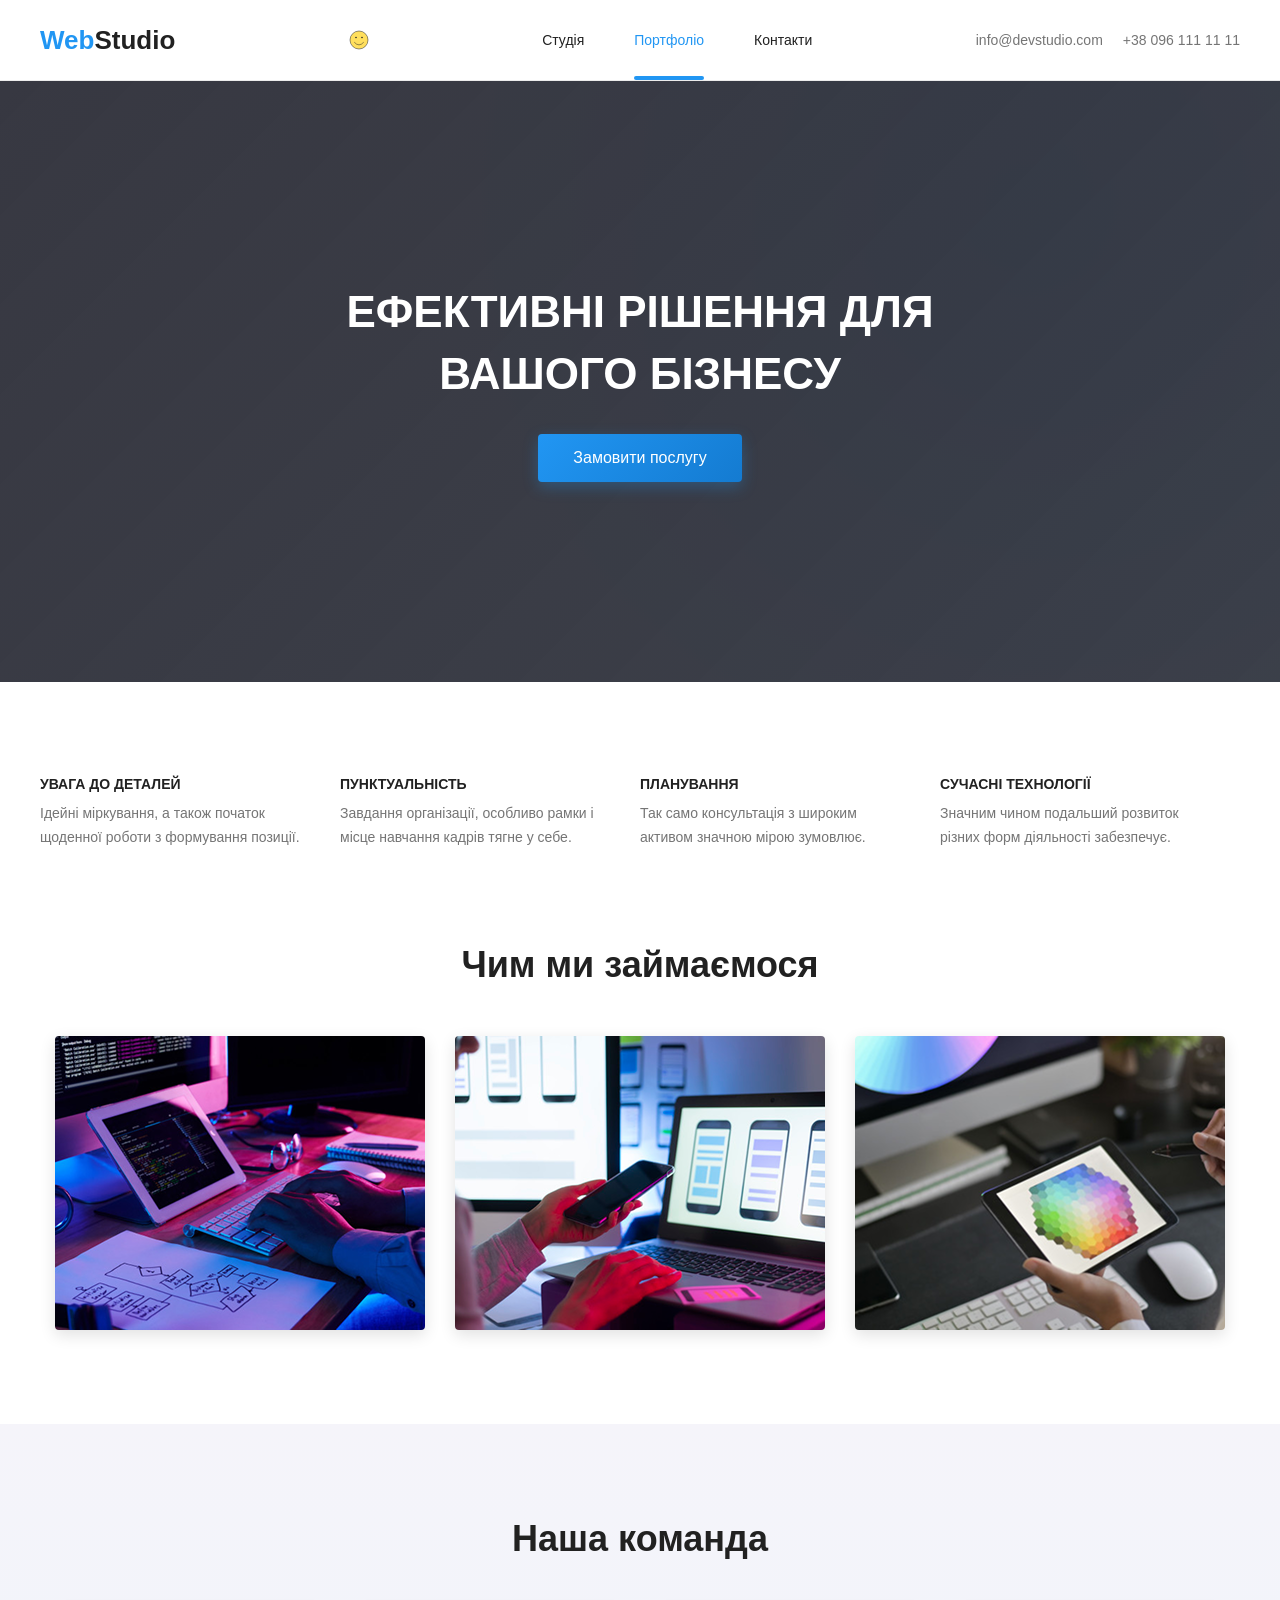
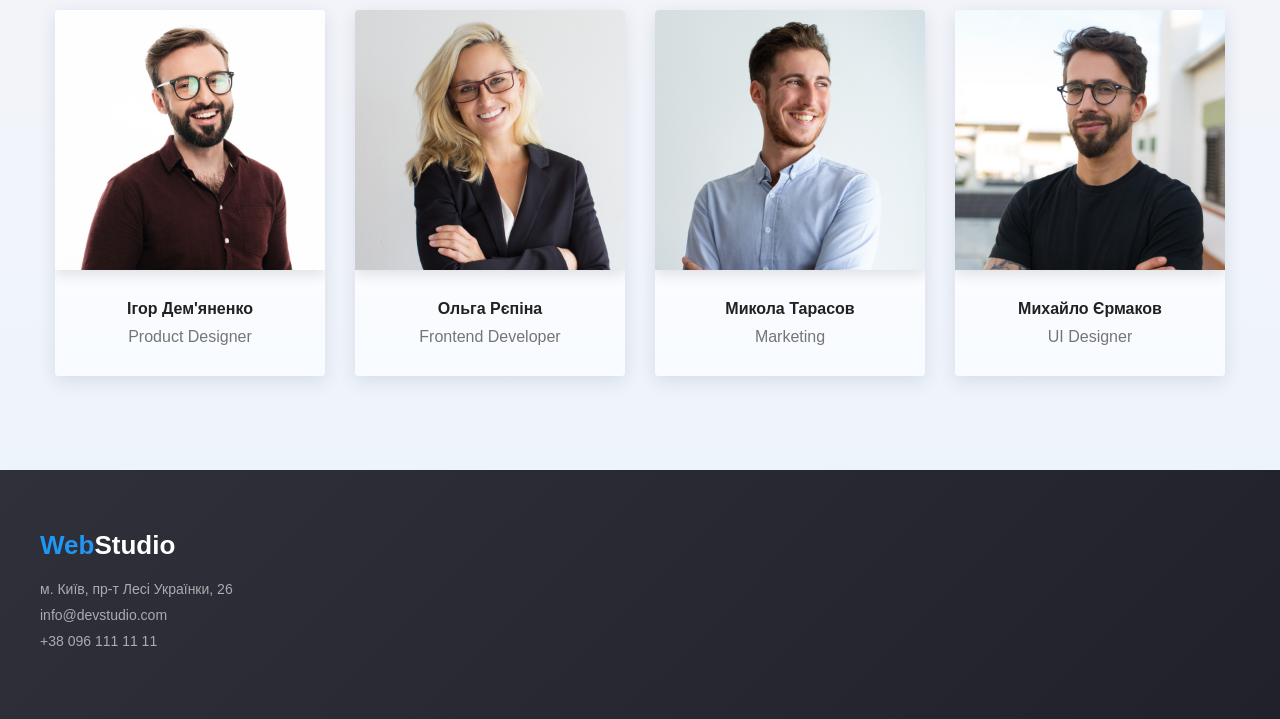
<file: index.html>
<!DOCTYPE html>
<html lang="uk">

<head>
    <meta charset="UTF-8">
    <meta name="viewport" content="width=device-width, initial-scale=1.0">
    <title>WebStudio</title>

    <link rel="preconnect" href="https://fonts.googleapis.com">
    <link rel="preconnect" href="https://fonts.gstatic.com" crossorigin>

    <link
        href="https://fonts.googleapis.com/css2?family=Montserrat:wght@100..900&family=Roboto:wght@100..900&family=Roboto+Slab:wght@100..900&display=swap"
        rel="stylesheet">

    <link rel="stylesheet" href="https://necolas.github.io/normalize.css/8.0.1/normalize.css">
    <link rel="stylesheet" href="style.css">
</head>

<body>

<header>
    <div class="container header">
        <div class="logo">
            Web<span>Studio</span>
        </div>
        <svg class="header-smile" xmlns="http://www.w3.org/2000/svg" viewBox="0 0 400 300" aria-label="Смайлик" role="img">
            <style>
                .face {
                    fill: #ffdf5d;
                    stroke: #222;
                    stroke-width: 5;
                }
                .eyes {
                    fill: #222;
                }
                .mouth {
                    fill: none;
                    stroke: #222;
                    stroke-width: 5;
                    stroke-linecap: round;
                }
            </style>
            <g>
                <circle class="face" cx="200" cy="150" r="90"/>
                <circle class="eyes" cx="170" cy="125" r="8"/>
                <circle class="eyes" cx="230" cy="125" r="8"/>
                <path class="mouth" d="M155 175 Q200 225 245 175"/>
            </g>
        </svg>
        <nav class="desktop-nav">
            <a href="index.html">Студія</a>
            <a href="portfolio.html" class="current">Портфоліо</a>
            <a href="#">Контакти</a>
        </nav>
        <div class="contacts">
            <a href="mailto:info@devstudio.com">info@devstudio.com</a>
            <a href="tel:+380961111111">+38 096 111 11 11</a>
        </div>
        <button class="menu-button" type="button" aria-label="Відкрити меню">
            ☰
        </button>
    </div>
</header>

<div class="mobile-menu">

    <button class="menu-close" type="button" aria-label="Закрити меню">
        ×
    </button>

    <nav class="mobile-nav">
        <a href="index.html" class="current">Студія</a>
        <a href="portfolio.html">Портфоліо</a>
        <a href="#">Контакти</a>
    </nav>

    <div class="mobile-contacts">
        <a href="tel:+380961111111">+38 096 111 11 11</a>
        <a href="mailto:info@devstudio.com">info@devstudio.com</a>
    </div>

</div>

<section class="hero">

    <h1>
        ЕФЕКТИВНІ РІШЕННЯ ДЛЯ ВАШОГО БІЗНЕСУ
    </h1>

    <button>
        Замовити послугу
    </button>

</section>

<section class="features">

    <div class="container features-wrap">

        <div class="feature">
            <h3>УВАГА ДО ДЕТАЛЕЙ</h3>
            <p>
                Ідейні міркування, а також початок щоденної роботи з формування позиції.
            </p>
        </div>

        <div class="feature">
            <h3>ПУНКТУАЛЬНІСТЬ</h3>
            <p>
                Завдання організації, особливо рамки і місце навчання кадрів тягне у себе.
            </p>
        </div>

        <div class="feature">
            <h3>ПЛАНУВАННЯ</h3>
            <p>
                Так само консультація з широким активом значною мірою зумовлює.
            </p>
        </div>

        <div class="feature">
            <h3>СУЧАСНІ ТЕХНОЛОГІЇ</h3>
            <p>
                Значним чином подальший розвиток різних форм діяльності забезпечує.
            </p>
        </div>

    </div>

</section>

<section class="work">

    <div class="container">

        <h2>Чим ми займаємося</h2>

        <div class="work-images">

            <img src="./imgs/img.png" alt="">
            <img src="./imgs/box 2.png" alt="">
            <img src="./imgs/box 3.png" alt="">

        </div>

    </div>

</section>

<section class="team">

    <div class="container">

        <h2>Наша команда</h2>

        <div class="team-wrap">

            <div class="member">
                <img src="./imgs/img.jpg" alt="">
                <h3>Ігор Дем'яненко</h3>
                <p>Product Designer</p>
            </div>

            <div class="member">
                <img src="./imgs/img (1).jpg" alt="">
                <h3>Ольга Рєпіна</h3>
                <p>Frontend Developer</p>
            </div>

            <div class="member">
                <img src="./imgs/img (2).jpg" alt="">
                <h3>Микола Тарасов</h3>
                <p>Marketing</p>
            </div>

            <div class="member">
                <img src="./imgs/img (3).jpg" alt="">
                <h3>Михайло Єрмаков</h3>
                <p>UI Designer</p>
            </div>

        </div>

    </div>

</section>

<footer>

    <div class="container">

        <div class="logo">
            Web<span>Studio</span>
        </div>

        <p>м. Київ, пр-т Лесі Українки, 26</p>
        <p>info@devstudio.com</p>
        <p>+38 096 111 11 11</p>

    </div>

</footer>

<script src="mobile-menu.js">
       
const menuButton = document.querySelector(".menu-button");
const menuClose = document.querySelector(".menu-close");
const mobileMenu = document.querySelector(".mobile-menu");
const mobileLinks = document.querySelectorAll(".mobile-nav a");

function openMenu() {
    mobileMenu.classList.add("is-open");

    menuButton.classList.add("is-active");
    menuButton.setAttribute("aria-expanded", "true");

    mobileMenu.setAttribute("aria-hidden", "false");

    document.body.classList.add("menu-open");
}

function closeMenu() {
    mobileMenu.classList.remove("is-open");

    menuButton.classList.remove("is-active");
    menuButton.setAttribute("aria-expanded", "false");

    mobileMenu.setAttribute("aria-hidden", "true");

    document.body.classList.remove("menu-open");
}

// Открытие бургер-меню
menuButton.addEventListener("click", openMenu);

// Закрытие по крестику
menuClose.addEventListener("click", closeMenu);

// Закрытие при переходе по ссылке
mobileLinks.forEach(link => {
    link.addEventListener("click", closeMenu);
});

// Закрытие по Escape
document.addEventListener("keydown", event => {
    if (event.key === "Escape") {
        closeMenu();
    }
});

// Закрытие при клике вне меню
document.addEventListener("click", event => {
    if (
        mobileMenu.classList.contains("is-open") &&
        !mobileMenu.contains(event.target) &&
        !menuButton.contains(event.target)
    ) {
        closeMenu();
    }
});

// Закрытие меню при переходе на десктопный размер
window.addEventListener("resize", () => {
    if (window.innerWidth >= 768) {
        closeMenu();
    }
});

</script>

</body>
</html>
</file>
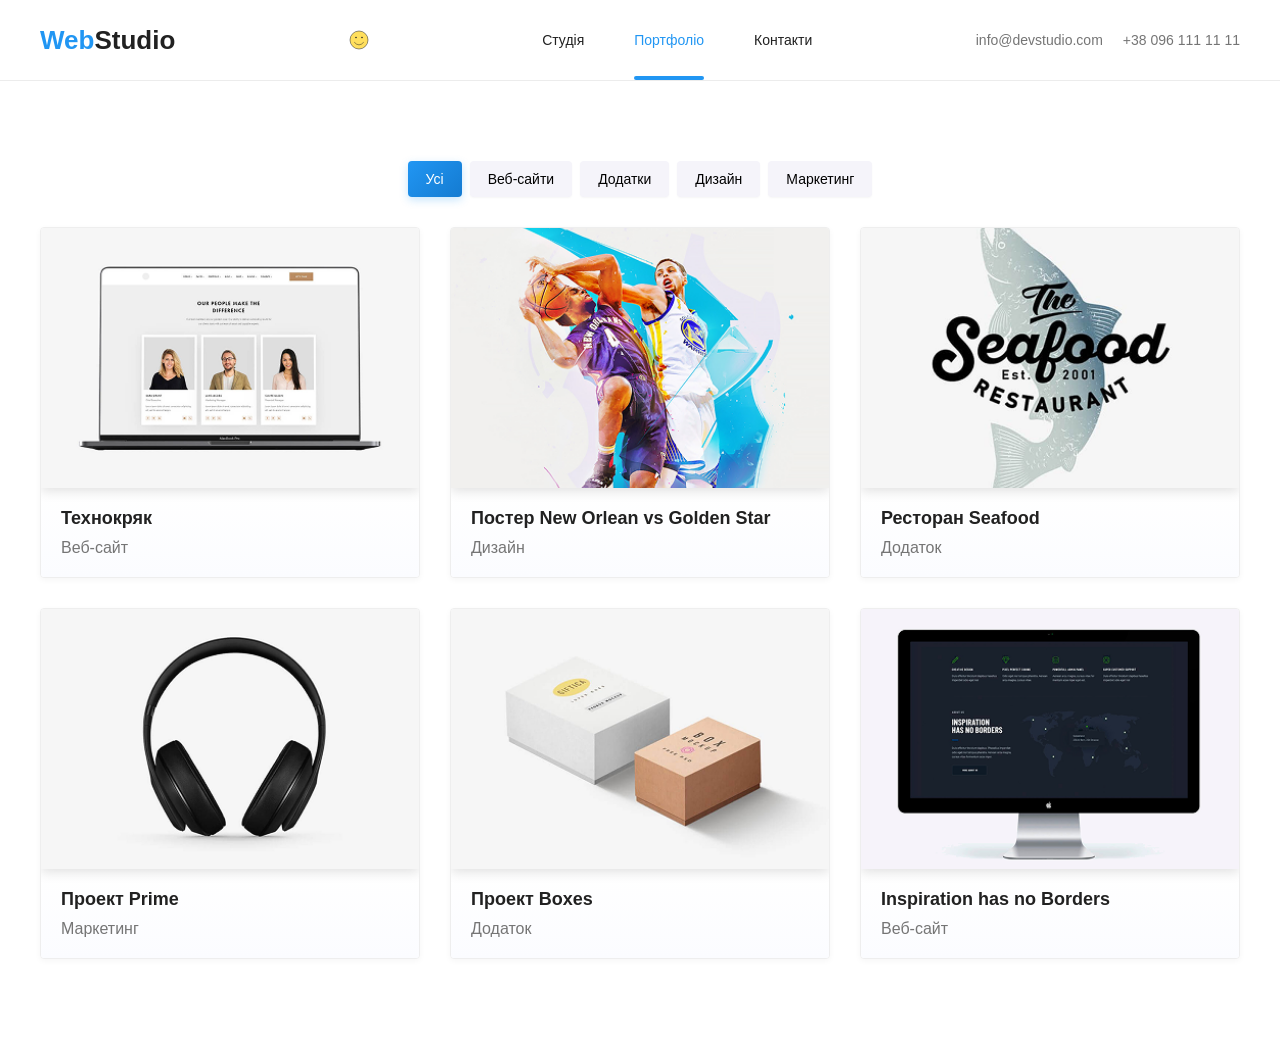
<file: portfolio.html>
<!DOCTYPE html>
<html lang="uk">

<head>
    <meta charset="UTF-8">
    <meta name="viewport" content="width=device-width, initial-scale=1.0">
    <title>WebStudio — Портфоліо</title>

    <link rel="stylesheet" href="style.css">
</head>

<body>

<header>
    <div class="container header">
       <div class="logo">
            Web<span>Studio</span>
        </div>
        <svg class="header-smile" xmlns="http://www.w3.org/2000/svg" viewBox="0 0 400 300" aria-label="Смайлик" role="img">
            <style>
                .face {
                    fill: #ffdf5d;
                    stroke: #222;
                    stroke-width: 5;
                }
                .eyes {
                    fill: #222;
                }
                .mouth {
                    fill: none;
                    stroke: #222;
                    stroke-width: 5;
                    stroke-linecap: round;
                }
            </style>
            <g>
                <circle class="face" cx="200" cy="150" r="90"/>
                <circle class="eyes" cx="170" cy="125" r="8"/>
                <circle class="eyes" cx="230" cy="125" r="8"/>
                <path class="mouth" d="M155 175 Q200 225 245 175"/>
            </g>
        </svg>
        <nav class="desktop-nav">
            <a href="index.html">Студія</a>
            <a href="portfolio.html" class="current">Портфоліо</a>
            <a href="#">Контакти</a>
        </nav>
        <div class="contacts">
            <a href="mailto:info@devstudio.com">info@devstudio.com</a>
            <a href="tel:+380961111111">+38 096 111 11 11</a>
        </div>
        <button class="menu-button" type="button" aria-label="Відкрити меню">
            ☰
        </button>
    </div>
</header>

<div class="mobile-menu">

    <button class="menu-close" type="button" aria-label="Закрити меню">
        ×
    </button>
    <nav class="mobile-nav">
        <a href="index.html">Студія</a>
        <a href="portfolio.html" class="current">Портфоліо</a>
        <a href="#">Контакти</a>
    </nav>
    <div class="mobile-contacts">
        <a href="tel:+380961111111">+38 096 111 11 11</a>
        <a href="mailto:info@devstudio.com">info@devstudio.com</a>
    </div>
</div>
<section class="portfolio">
    <div class="container">
        <div class="filters">
            <button class="active">Усі</button>
            <button>Веб-сайти</button>
            <button>Додатки</button>
            <button>Дизайн</button>
            <button>Маркетинг</button>
        </div>
        <div class="portfolio-container">

            <div class="card">
                <img src="./imgs/computer.png" alt="Технокряк">
                <div class="card-info">
                    <h3>Технокряк</h3>
                    <p>Веб-сайт</p>
                </div>
                <div class="overlay">
                    <p>
                        Ресурс пропонує комплексні пропозиції з різним рівнем функціоналу та сервісів.
                    </p>
                </div>
            </div>
            <div class="card">
                <img src="./imgs/backetbal.png" alt="Постер">
                <div class="card-info">
                    <h3>Постер New Orlean vs Golden Star</h3>
                    <p>Дизайн</p>
                </div>
                <div class="overlay">
                    <p>
                        Ресурс пропонує комплексні пропозиції з різним рівнем функціоналу та сервісів.
                    </p>
                </div>
            </div>
            <div class="card">
                <img src="./imgs/fisch.png" alt="Ресторан">
                <div class="card-info">
                    <h3>Ресторан Seafood</h3>
                    <p>Додаток</p>
                </div>
                <div class="overlay">
                    <p>
                        Ресурс пропонує комплексні пропозиції з різним рівнем функціоналу та сервісів.
                    </p>
                </div>
            </div>
            <div class="card">
                <img src="./imgs/headphones.png" alt="Проект Prime">
                <div class="card-info">
                    <h3>Проект Prime</h3>
                    <p>Маркетинг</p>
                </div>
                <div class="overlay">
                    <p>
                        Ресурс пропонує комплексні пропозиції з різним рівнем функціоналу та сервісів.
                    </p>
                </div>
            </div>
            <div class="card">
                <img src="./imgs/boxes.png" alt="Boxes">
                <div class="card-info">
                    <h3>Проект Boxes</h3>
                    <p>Додаток</p>
                </div>
                <div class="overlay">
                    <p>
                        Ресурс пропонує комплексні пропозиції з різним рівнем функціоналу та сервісів.
                    </p>
                </div>
            </div>
            <div class="card">
                <img src="./imgs/pc.png" alt="Inspiration">
                <div class="card-info">
                    <h3>Inspiration has no Borders</h3>
                    <p>Веб-сайт</p>
                </div>
                <div class="overlay">
                    <p>
                        Ресурс пропонує комплексні пропозиції з різним рівнем функціоналу та сервісів.
                    </p>
                </div>
            </div>
        </div>
    </div>
</section>
<script src="./mobile-menu.js">
      
const menuButton = document.querySelector(".menu-button");
const menuClose = document.querySelector(".menu-close");
const mobileMenu = document.querySelector(".mobile-menu");
const mobileLinks = document.querySelectorAll(".mobile-nav a");

function openMenu() {
    mobileMenu.classList.add("is-open");
    menuButton.classList.add("is-active");
    menuButton.setAttribute("aria-expanded", "true");
    mobileMenu.setAttribute("aria-hidden", "false");
    document.body.classList.add("menu-open");
}

function closeMenu() {
    mobileMenu.classList.remove("is-open");
    menuButton.classList.remove("is-active");
    menuButton.setAttribute("aria-expanded", "false");
    mobileMenu.setAttribute("aria-hidden", "true");
    document.body.classList.remove("menu-open");
}

if (menuButton && menuClose && mobileMenu) {
    menuButton.addEventListener("click", openMenu);
    menuClose.addEventListener("click", closeMenu);

    mobileLinks.forEach(link => {
        link.addEventListener("click", closeMenu);
    });

    document.addEventListener("keydown", event => {
        if (event.key === "Escape") closeMenu();
    });

    document.addEventListener("click", event => {
        if (
            mobileMenu.classList.contains("is-open") &&
            !mobileMenu.contains(event.target) &&
            !menuButton.contains(event.target)
        ) {
            closeMenu();
        }
    });

    window.addEventListener("resize", () => {
        if (window.innerWidth >= 768) closeMenu();
    });
}

    </script>
</body>
</html>
</file>
<file: style.css>
* {
    margin: 0;
    padding: 0;
    box-sizing: border-box;
}

body {
    color: #212121;
    background: #ffffff;
    font-family: Arial, sans-serif;
    overflow-x: hidden;
}

img {
    max-width: 100%;
    display: block;
}

.container {
    width: calc(100% - 30px);
    margin: 0 auto;
}

header {
    background: #fff;
    border-bottom: 1px solid #ececec;
}

.header {
    display: flex;
    align-items: center;
    justify-content: space-between;
    min-height: 80px;
}

.logo {
    font-size: 26px;
    font-weight: 700;
    color: #2196f3;
    animation: logoAnimation 1s ease;
}

.logo span {
    color: #212121;
}

.header-smile {
    width: 40px;
    height: 40px;
    flex-shrink: 0;
    display: block;
}

.header-smile {
    width: 40px;
    height: 40px;
    flex-shrink: 0;
    display: block;
}

.desktop-nav,
.contacts {
    display: none;
}

.menu-button {
    display: block;
    border: 0;
    background: transparent;
    color: #212121;
    font-size: 28px;
    line-height: 1;
    cursor: pointer;
}

/* Мобильное меню */
.mobile-menu {
    position: fixed;
    inset: 0;
    z-index: 1000;
    background: #ffffff;
    padding: 30px;
    transform: translateX(100%);
    visibility: hidden;
    transition: transform 0.45s ease, visibility 0.45s ease;
}

.mobile-menu.is-open {
    transform: translateX(0);
    visibility: visible;
}

.menu-close {
    position: absolute;
    top: 20px;
    right: 25px;
    width: 40px;
    height: 40px;
    border: 0;
    background: transparent;
    color: #212121;
    font-size: 38px;
    line-height: 1;
    cursor: pointer;
}

.mobile-nav {
    display: flex;
    flex-direction: column;
    gap: 30px;
    margin-top: 70px;
}

.mobile-nav a {
    color: #212121;
    text-decoration: none;
    font-size: 32px;
    font-weight: 700;
    transform: translateX(40px);
    opacity: 0;
    transition: transform 0.4s ease, opacity 0.4s ease, color 0.3s ease;
}

.mobile-menu.is-open .mobile-nav a {
    transform: translateX(0);
    opacity: 1;
}

.mobile-menu.is-open .mobile-nav a:nth-child(1) {
    transition-delay: 0.1s;
}

.mobile-menu.is-open .mobile-nav a:nth-child(2) {
    transition-delay: 0.2s;
}

.mobile-menu.is-open .mobile-nav a:nth-child(3) {
    transition-delay: 0.3s;
}

.mobile-nav a:hover,
.mobile-nav a.current {
    color: #2196f3;
}

.mobile-contacts {
    display: flex;
    flex-direction: column;
    gap: 15px;
    margin-top: 60px;
}

.mobile-contacts a {
    color: #757575;
    text-decoration: none;
    font-size: 16px;
}

.hero {
    background:
        linear-gradient(
            135deg,
            rgba(47, 48, 58, 0.96),
            rgba(33, 37, 48, 0.88)
        ),
        radial-gradient(
            circle at 80% 20%,
            rgba(33, 150, 243, 0.25),
            transparent 55%
        );
    text-align: center;
    padding: 80px 15px;
}

.hero h1 {
    width: 100%;
    max-width: 700px;
    margin: 0 auto 30px;
    color: #fff;
    font-size: 28px;
    font-weight: 700;
    line-height: 1.3;
    animation: heroTitle 1.2s ease;
}

.hero button {
    border: none;
    border-radius: 4px;
    padding: 15px 35px;
    background: linear-gradient(135deg, #2196f3, #147bd1);
    color: #fff;
    font-size: 16px;
    cursor: pointer;
    box-shadow: 0 5px 15px rgba(33, 150, 243, 0.3);
    transition: background 0.3s, box-shadow 0.3s, transform 0.3s;
    animation: heroButton 1.5s ease;
}

.hero button:hover {
    background: linear-gradient(135deg, #188ce8, #096bbd);
    box-shadow: 0 8px 22px rgba(33, 150, 243, 0.42);
    transform: translateY(-2px);
}

.features {
    padding: 60px 0;
}

.features-wrap {
    display: flex;
    flex-direction: column;
    gap: 30px;
}

.feature {
    width: 100%;
    animation: cardAppear 1s ease;
}

.feature h3 {
    margin-bottom: 10px;
    font-size: 14px;
}

.feature p {
    color: #757575;
    font-size: 14px;
    line-height: 1.7;
}

.work {
    padding-bottom: 60px;
}

.work h2,
.team h2 {
    margin-bottom: 30px;
    text-align: center;
    font-size: 28px;
}

.work-images {
    display: flex;
    flex-direction: column;
    align-items: center;
    gap: 30px;
}

.work-images img {
    width: 100%;
    max-width: 370px;
    height: auto;
    object-fit: cover;
    border-radius: 4px;
    box-shadow: 0 5px 16px rgba(0, 0, 0, 0.12);
    transition: transform 0.3s ease, box-shadow 0.3s ease;
}

.work-images img:hover {
    transform: translateY(-4px);
    box-shadow: 0 12px 24px rgba(0, 0, 0, 0.18);
}

.team {
    background: linear-gradient(180deg, #f5f4fa, #eef4fb);
    padding: 60px 0;
}

.team-wrap {
    display: flex;
    flex-direction: column;
    align-items: center;
    gap: 30px;
}

.member {
    position: relative;
    width: 100%;
    max-width: 270px;
    padding-bottom: 30px;
    background: linear-gradient(180deg, #ffffff, #f8fbff);
    text-align: center;
    border-radius: 4px;
    box-shadow: 0 5px 18px rgba(33, 50, 80, 0.12);
    animation: cardAppear 1.2s ease;
    transition: transform 0.3s ease, box-shadow 0.3s ease;
    overflow: hidden;
}

.member::before,
.member::after {
    content: none;
    display: none;
}

.member:hover {
    transform: translateY(-6px);
    box-shadow: 0 12px 28px rgba(33, 50, 80, 0.2);
}

.member img {
    width: 100%;
    height: 260px;
    object-fit: cover;
    background: linear-gradient(135deg, #eaf4ff, #ffffff);
    box-shadow: 0 4px 14px rgba(0, 0, 0, 0.12);
}

.member h3 {
    margin-top: 30px;
    margin-bottom: 10px;
    font-size: 16px;
}

.member p {
    color: #757575;
    font-size: 16px;
}

footer {
    padding: 60px 0;
    background: linear-gradient(135deg, #2f303a, #20212a);
}

footer .logo {
    margin-bottom: 20px;
}

footer .logo span {
    color: #fff;
}

footer p {
    margin-bottom: 10px;
    color: #ffffff99;
    font-size: 14px;
}

.portfolio {
    padding: 40px 0;
}

.filters {
    display: flex;
    justify-content: center;
    flex-wrap: wrap;
    gap: 8px;
    margin-bottom: 30px;
}

.filters button {
    border: none;
    border-radius: 4px;
    padding: 10px 18px;
    background: #f5f4fa;
    font-size: 14px;
    cursor: pointer;
    box-shadow: 0 1px 2px rgba(0, 0, 0, 0.04);
    transition: background 0.3s, color 0.3s, box-shadow 0.3s;
}

.filters button:hover {
    background: #e8e8f2;
    box-shadow: 0 3px 8px rgba(0, 0, 0, 0.10);
}

.filters .active {
    background: linear-gradient(135deg, #2196f3, #147bd1);
    color: #fff;
    box-shadow: 0 3px 8px rgba(33, 150, 243, 0.25);
}

.portfolio-container {
    display: grid;
    grid-template-columns: 1fr;
    gap: 30px;
}

.card {
    position: relative;
    overflow: hidden;
    border: 1px solid #eeeeee;
    border-radius: 4px;
    background: #fff;
    box-shadow: 0 2px 6px rgba(0, 0, 0, 0.04);
    transition: box-shadow 0.3s, transform 0.3s;
}

.card:hover {
    box-shadow: 0 8px 24px rgba(0, 0, 0, 0.14);
}

.card img {
    display: block;
    width: 100%;
    height: auto;
    aspect-ratio: 1.45;
    object-fit: cover;
    transition: filter 0.3s ease;
    filter: drop-shadow(0 3px 6px rgba(0, 0, 0, 0.12));
}

.card:hover img {
    filter: drop-shadow(0 5px 10px rgba(0, 0, 0, 0.18));
}

.card-info {
    padding: 20px;
    background: linear-gradient(180deg, #ffffff, #fbfcff);
}

.card-info h3 {
    margin-bottom: 10px;
    font-size: 18px;
}

.card-info p {
    color: #757575;
}

.overlay {
    position: absolute;
    top: 0;
    left: 0;
    width: 100%;
    height: calc(100% - 77px);
    display: flex;
    align-items: center;
    justify-content: center;
    padding: 20px;
    background: linear-gradient(
        135deg,
        rgba(33, 150, 243, 0.94),
        rgba(21, 101, 192, 0.88)
    );
    opacity: 0;
    visibility: hidden;
    transition: opacity 0.3s, visibility 0.3s;
}

.overlay p {
    color: #fff;
    font-size: 16px;
    line-height: 1.5;
}

.card:hover .overlay {
    opacity: 1;
    visibility: visible;
}

@media (min-width: 480px) {
    .container {
        width: 450px;
    }

    .portfolio-container {
        grid-template-columns: repeat(2, 1fr);
    }
}

@media (min-width: 768px) {
    .container {
        width: 738px;
    }

    .menu-button {
        display: none;
    }

    .desktop-nav,
    .contacts {
        display: flex;
    }

    .desktop-nav {
        gap: 35px;
    }

    .desktop-nav a {
        position: relative;
        color: #212121;
        text-decoration: none;
        font-size: 14px;
        font-weight: 500;
        transition: color 0.3s;
    }

    .desktop-nav a:hover,
    .desktop-nav a.current {
        color: #2196f3;
    }

    .desktop-nav a.current::after {
        content: "";
        position: absolute;
        left: 0;
        bottom: -32px;
        width: 100%;
        height: 4px;
        border-radius: 2px;
        background: #2196f3;
    }

    .contacts {
        flex-direction: column;
        gap: 5px;
        color: #757575;
        font-size: 14px;
    }

    .contacts a {
        color: inherit;
        text-decoration: none;
    }

    .mobile-menu {
        display: none;
    }

    .hero {
        padding: 150px 20px;
    }

    .hero h1 {
        font-size: 36px;
    }

    .features {
        padding: 80px 0;
    }

    .features-wrap {
        flex-direction: row;
        flex-wrap: wrap;
    }

    .feature {
        width: calc(50% - 15px);
    }

    .work {
        padding-bottom: 80px;
    }

    .work-images {
        flex-direction: row;
        flex-wrap: wrap;
        justify-content: center;
    }

    .team {
        padding: 80px 0;
    }

    .team-wrap {
        flex-direction: row;
        flex-wrap: wrap;
        justify-content: center;
    }

    .portfolio {
        padding: 60px 0;
    }

    .portfolio-container {
        grid-template-columns: repeat(2, 1fr);
    }
}

@media (min-width: 1200px) {
    .container {
        width: 1200px;
    }

    .desktop-nav {
        gap: 50px;
    }

    .contacts {
        flex-direction: row;
        gap: 20px;
    }

    .hero {
        padding: 200px 20px;
    }

    .hero h1 {
        font-size: 44px;
        line-height: 1.4;
    }

    .features {
        padding: 94px 0;
    }

    .features-wrap {
        flex-wrap: nowrap;
    }

    .feature {
        width: 270px;
    }

    .work {
        padding-bottom: 94px;
    }

    .work h2,
    .team h2 {
        margin-bottom: 50px;
        font-size: 36px;
    }

    .work-images {
        flex-wrap: nowrap;
    }

    .team {
        padding: 94px 0;
    }

    .team-wrap {
        flex-wrap: nowrap;
    }

    .portfolio {
        padding: 80px 0;
    }

    .portfolio-container {
        grid-template-columns: repeat(3, 1fr);
    }

    .card img {
        height: 260px;
        aspect-ratio: auto;
    }

    .overlay {
        height: 260px;
    }
}

@keyframes heroTitle {
    0% {
        opacity: 0;
        transform: translateY(-60px);
    }

    100% {
        opacity: 1;
        transform: translateY(0);
    }
}

@keyframes heroButton {
    0% {
        opacity: 0;
        transform: scale(0.6);
    }

    100% {
        opacity: 1;
        transform: scale(1);
    }
}

@keyframes cardAppear {
    0% {
        opacity: 0;
        transform: translateY(40px);
    }

    100% {
        opacity: 1;
        transform: translateY(0);
    }
}

@keyframes logoAnimation {
    0% {
        transform: rotate(-10deg);
    }

    50% {
        transform: rotate(10deg);
    }

    100% {
        transform: rotate(0deg);
    }
}

/* Блокировка прокрутки страницы при открытом меню */
body.menu-open {
    overflow: hidden;
}
</file>
